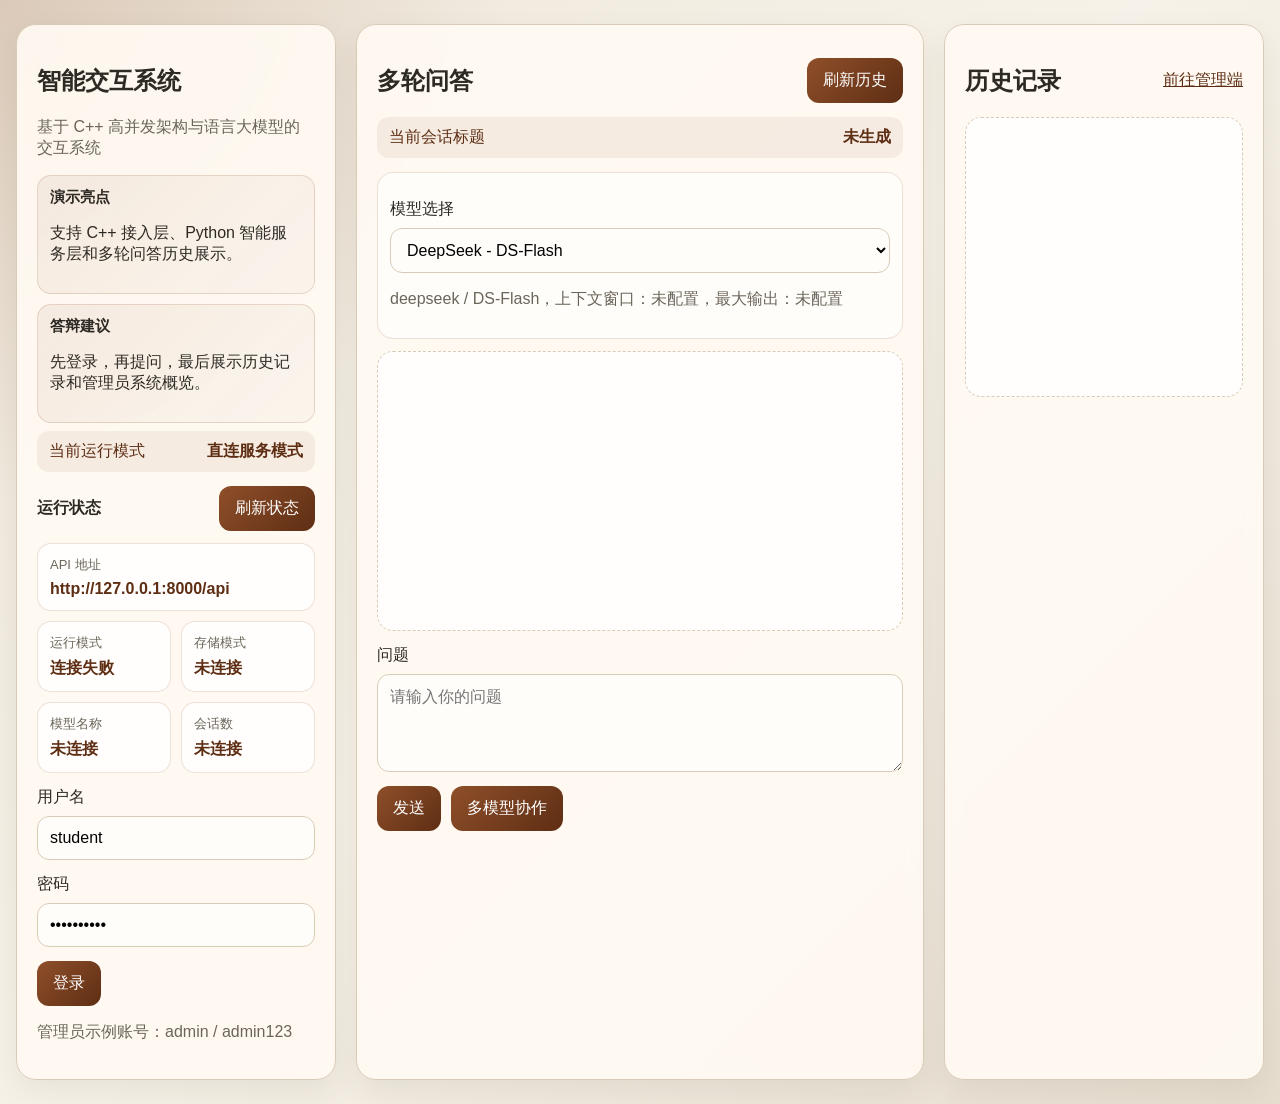
<file: frontend/index.html>
<!DOCTYPE html>
<html lang="zh-CN">
<head>
  <meta charset="UTF-8">
  <meta name="viewport" content="width=device-width, initial-scale=1.0">
  <title>智能交互系统</title>
  <link rel="stylesheet" href="./styles.css">
</head>
<body>
  <main class="layout">
    <section class="panel auth-panel">
      <h1>智能交互系统</h1>
      <p class="subtitle">基于 C++ 高并发架构与语言大模型的交互系统</p>
      <div class="demo-grid">
        <article class="demo-card">
          <h3>演示亮点</h3>
          <p>支持 C++ 接入层、Python 智能服务层和多轮问答历史展示。</p>
        </article>
        <article class="demo-card">
          <h3>答辩建议</h3>
          <p>先登录，再提问，最后展示历史记录和管理员系统概览。</p>
        </article>
      </div>
      <div class="session-title">
        <span>当前运行模式</span>
        <strong id="runtime-mode-value">未检测</strong>
      </div>
      <div class="runtime-status">
        <div class="panel-header">
          <h2>运行状态</h2>
          <button id="refresh-health-btn">刷新状态</button>
        </div>
        <div class="status-grid">
          <article class="status-card wide">
            <span>API 地址</span>
            <strong id="api-base-value">未检测</strong>
          </article>
          <article class="status-card">
            <span>运行模式</span>
            <strong id="health-runtime-mode">未检测</strong>
          </article>
          <article class="status-card">
            <span>存储模式</span>
            <strong id="health-storage-mode">未检测</strong>
          </article>
          <article class="status-card">
            <span>模型名称</span>
            <strong id="health-model-name">未检测</strong>
          </article>
          <article class="status-card">
            <span>会话数</span>
            <strong id="health-session-count">未检测</strong>
          </article>
        </div>
      </div>
      <div class="form-row">
        <label>用户名</label>
        <input id="username" value="student">
      </div>
      <div class="form-row">
        <label>密码</label>
        <input id="password" type="password" value="student123">
      </div>
      <button id="login-btn">登录</button>
      <p id="auth-status" class="status"></p>
      <p class="hint">管理员示例账号：admin / admin123</p>
    </section>

    <section class="panel chat-panel">
      <div class="panel-header">
        <h2>多轮问答</h2>
        <button id="load-history-btn">刷新历史</button>
      </div>
      <div class="session-title">
        <span>当前会话标题</span>
        <strong id="session-title-value">未生成</strong>
      </div>
      <div class="model-switcher">
        <div class="form-row">
          <label>模型选择</label>
          <select id="model-select">
            <option value="">正在加载模型...</option>
          </select>
        </div>
        <p id="model-meta" class="hint">模型信息加载后可在这里查看上下文和最大输出。</p>
      </div>
      <div id="chat-log" class="chat-log"></div>
      <div class="form-row">
        <label>问题</label>
        <textarea id="message" rows="4" placeholder="请输入你的问题"></textarea>
      </div>
      <div class="button-row">
        <button id="send-btn">发送</button>
        <button id="collaborate-btn" type="button">多模型协作</button>
      </div>
    </section>

    <section class="panel history-panel">
      <div class="panel-header">
        <h2>历史记录</h2>
        <a href="./admin.html">前往管理端</a>
      </div>
      <div id="history-list" class="history-list"></div>
    </section>
  </main>
  <script src="./config.js"></script>
  <script src="./app.js"></script>
</body>
</html>
</file>
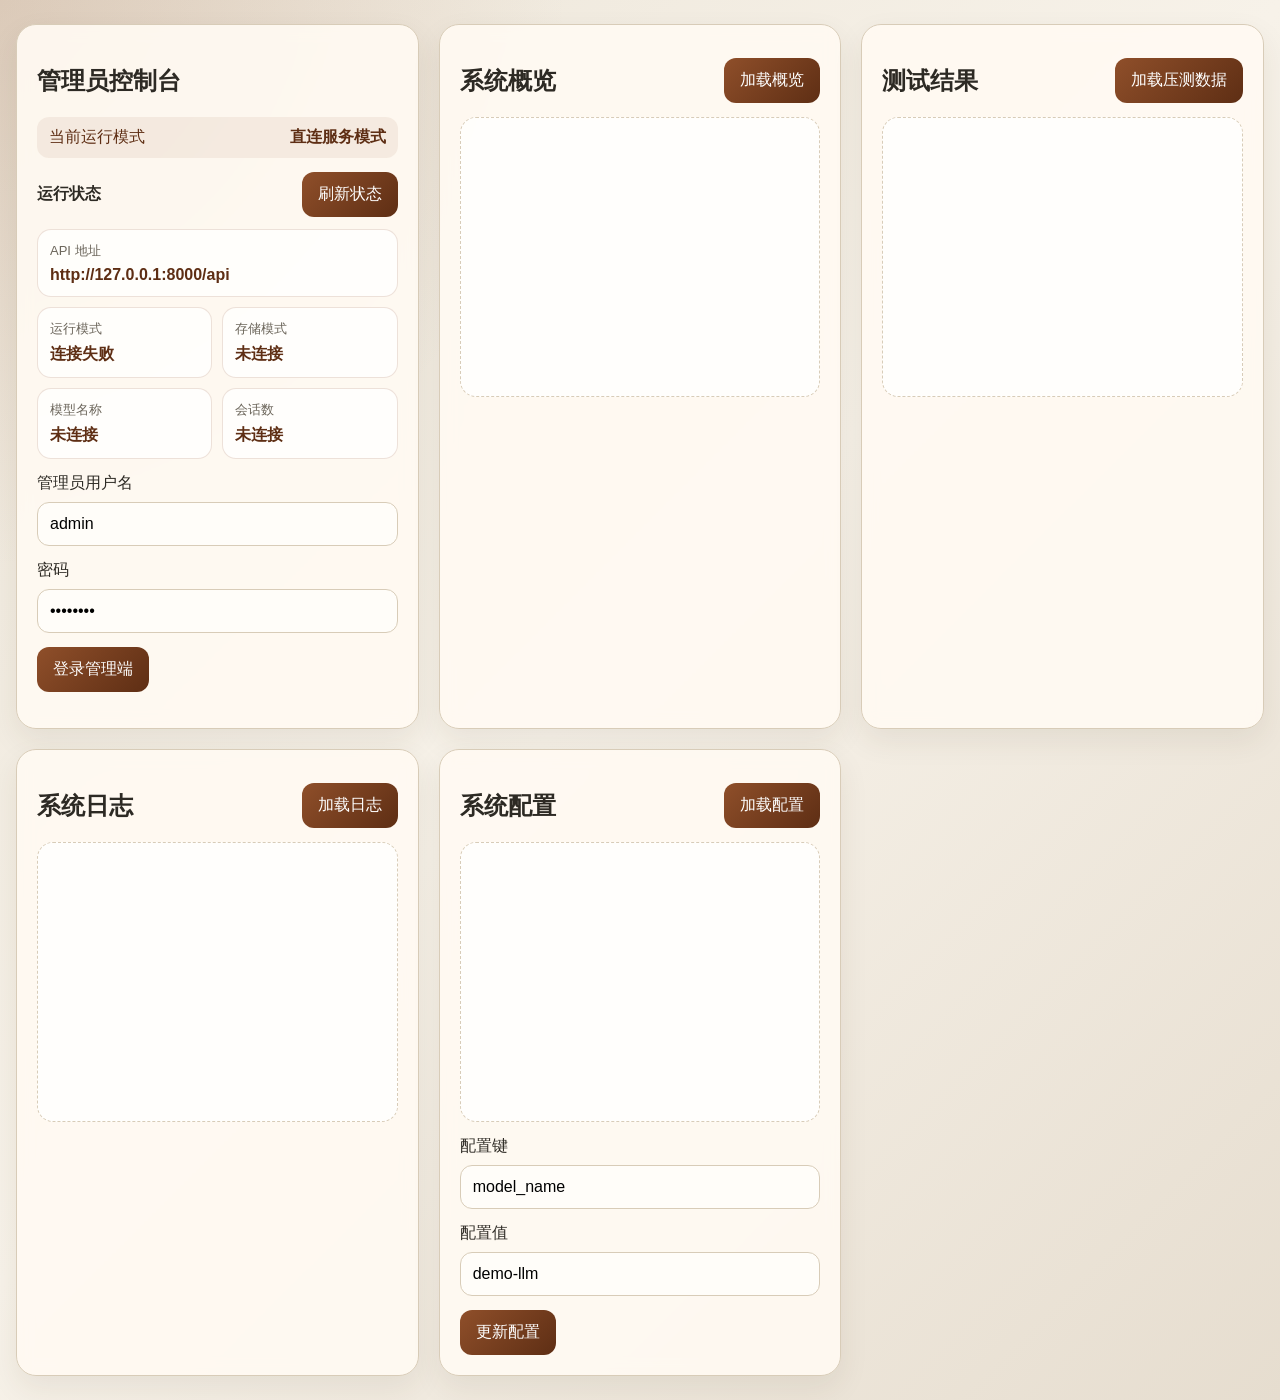
<file: frontend/admin.html>
<!DOCTYPE html>
<html lang="zh-CN">
<head>
  <meta charset="UTF-8">
  <meta name="viewport" content="width=device-width, initial-scale=1.0">
  <title>管理员控制台</title>
  <link rel="stylesheet" href="./styles.css">
</head>
<body>
  <main class="layout admin-layout">
    <section class="panel">
      <h1>管理员控制台</h1>
      <div class="session-title">
        <span>当前运行模式</span>
        <strong id="admin-runtime-mode">未检测</strong>
      </div>
      <div class="runtime-status">
        <div class="panel-header">
          <h2>运行状态</h2>
          <button id="admin-refresh-health-btn">刷新状态</button>
        </div>
        <div class="status-grid">
          <article class="status-card wide">
            <span>API 地址</span>
            <strong id="api-base-value">未检测</strong>
          </article>
          <article class="status-card">
            <span>运行模式</span>
            <strong id="health-runtime-mode">未检测</strong>
          </article>
          <article class="status-card">
            <span>存储模式</span>
            <strong id="health-storage-mode">未检测</strong>
          </article>
          <article class="status-card">
            <span>模型名称</span>
            <strong id="health-model-name">未检测</strong>
          </article>
          <article class="status-card">
            <span>会话数</span>
            <strong id="health-session-count">未检测</strong>
          </article>
        </div>
      </div>
      <div class="form-row">
        <label>管理员用户名</label>
        <input id="admin-username" value="admin">
      </div>
      <div class="form-row">
        <label>密码</label>
        <input id="admin-password" type="password" value="admin123">
      </div>
      <button id="admin-login-btn">登录管理端</button>
      <p id="admin-auth-status" class="status"></p>
    </section>

    <section class="panel">
      <div class="panel-header">
        <h2>系统概览</h2>
        <button id="load-overview-btn">加载概览</button>
      </div>
      <div id="overview-box" class="history-list overview-cards"></div>
    </section>

    <section class="panel">
      <div class="panel-header">
        <h2>测试结果</h2>
        <button id="load-benchmark-btn">加载压测数据</button>
      </div>
      <div id="benchmark-box" class="history-list overview-cards"></div>
    </section>

    <section class="panel">
      <div class="panel-header">
        <h2>系统日志</h2>
        <button id="load-logs-btn">加载日志</button>
      </div>
      <div id="logs-box" class="history-list"></div>
    </section>

    <section class="panel">
      <div class="panel-header">
        <h2>系统配置</h2>
        <button id="load-config-btn">加载配置</button>
      </div>
      <div id="config-box" class="history-list"></div>
      <div class="form-row">
        <label>配置键</label>
        <input id="config-key" value="model_name">
      </div>
      <div class="form-row">
        <label>配置值</label>
        <input id="config-value" value="demo-llm">
      </div>
      <button id="update-config-btn">更新配置</button>
    </section>
  </main>
  <script src="./config.js"></script>
  <script src="./admin.js"></script>
</body>
</html>
</file>
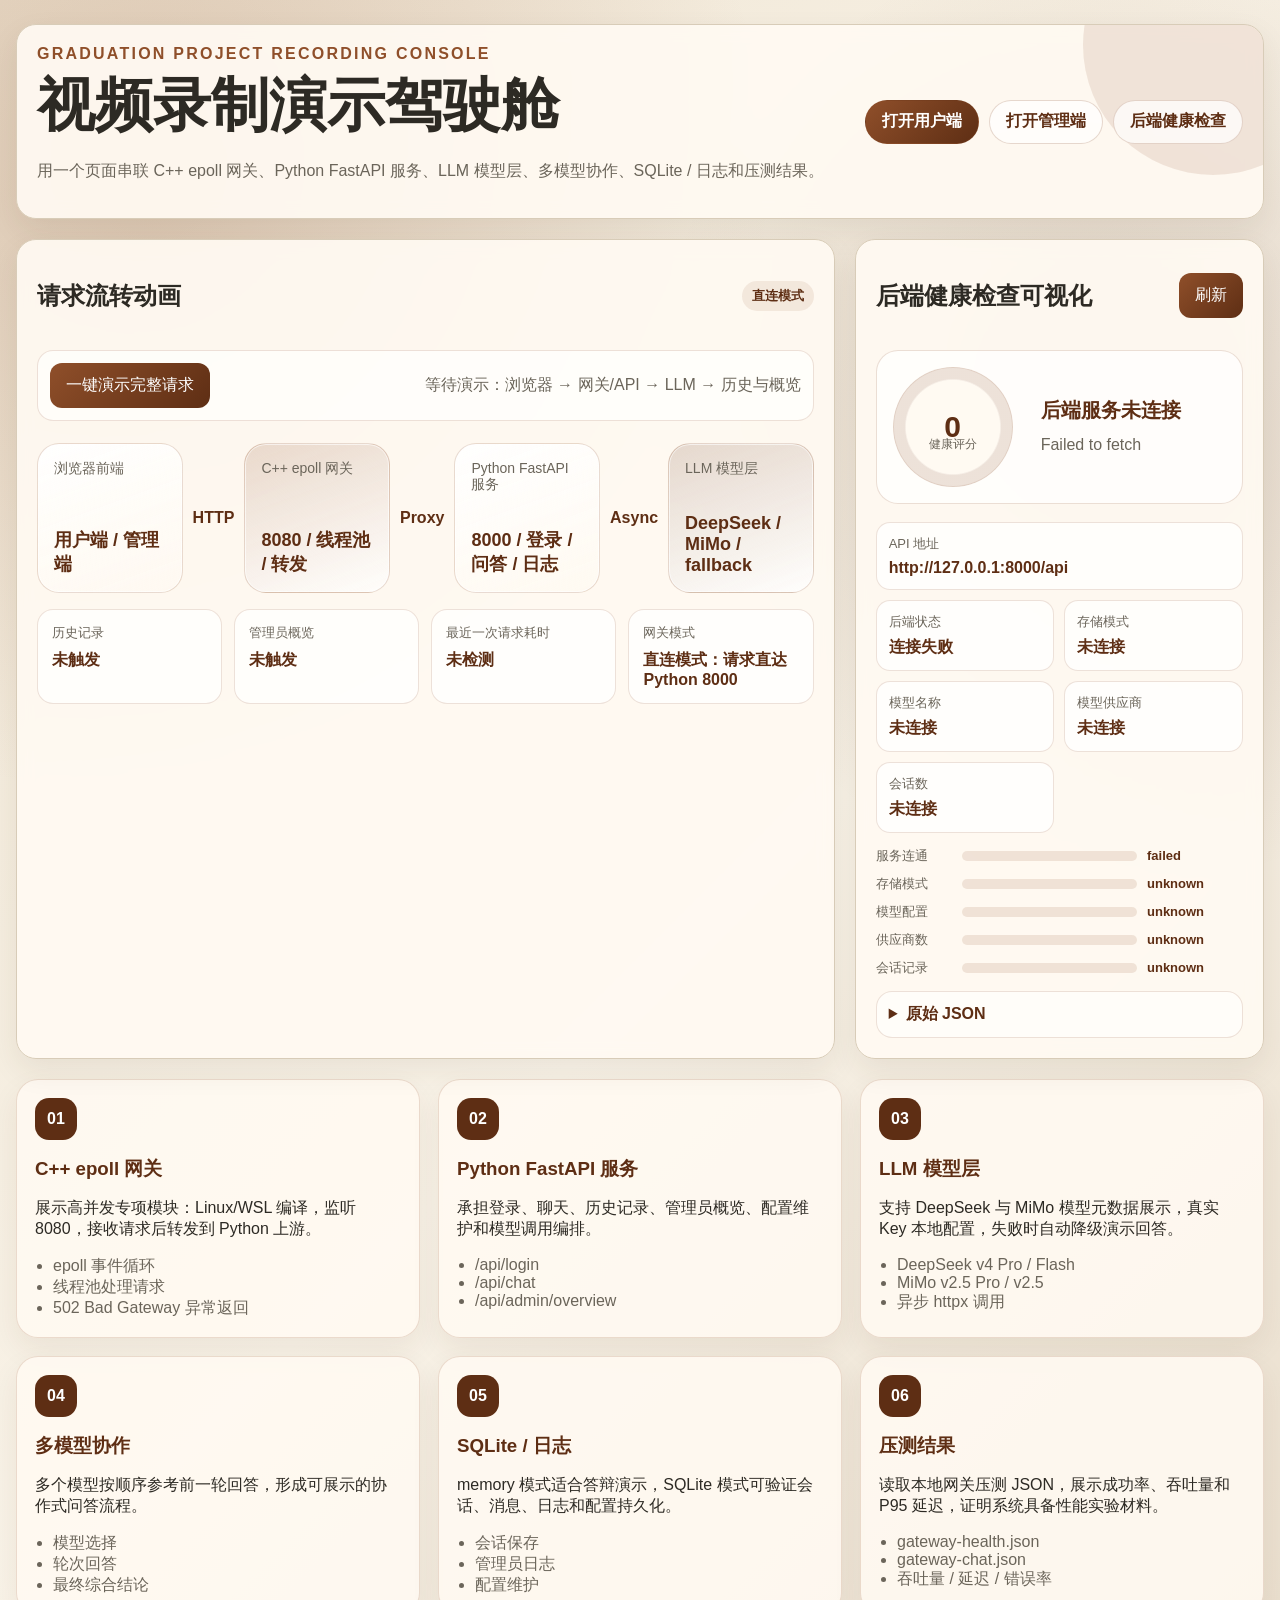
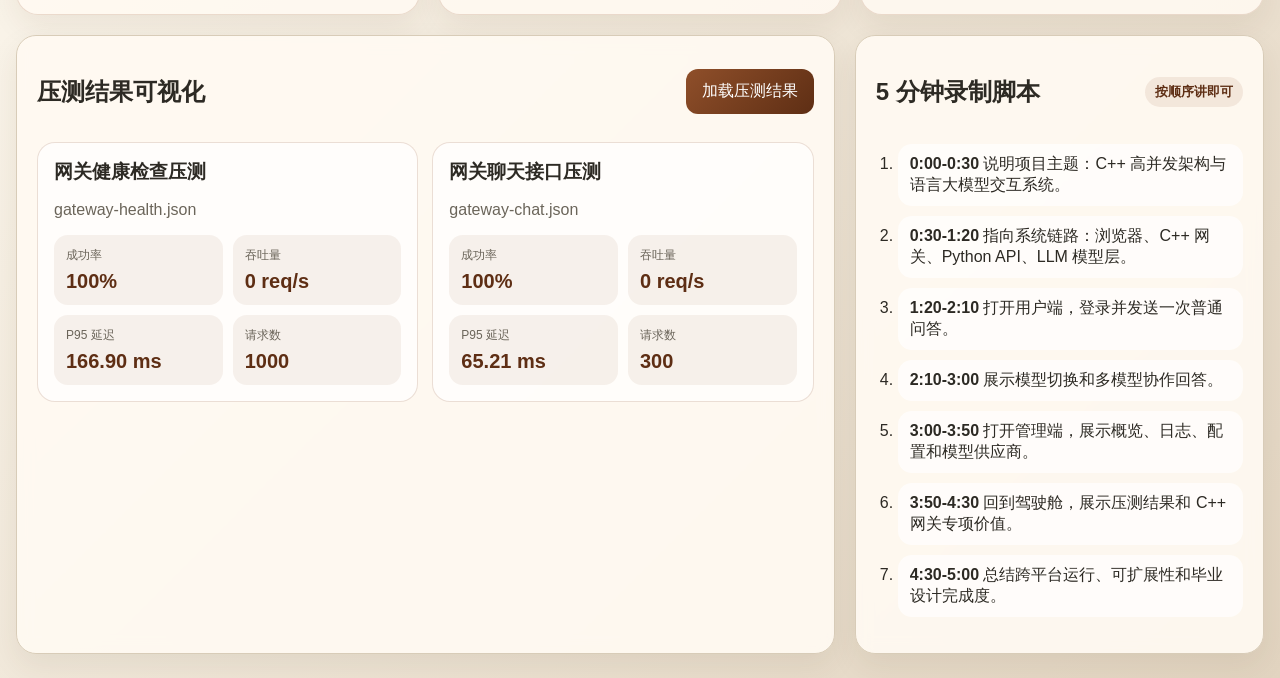
<file: frontend/demo.html>
<!DOCTYPE html>
<html lang="zh-CN">
<head>
  <meta charset="UTF-8">
  <meta name="viewport" content="width=device-width, initial-scale=1.0">
  <title>视频录制演示驾驶舱</title>
  <link rel="stylesheet" href="./styles.css">
</head>
<body class="demo-body">
  <main class="demo-shell">
    <section class="demo-hero panel">
      <div>
        <p class="eyebrow">Graduation Project Recording Console</p>
        <h1>视频录制演示驾驶舱</h1>
        <p class="subtitle">
          用一个页面串联 C++ epoll 网关、Python FastAPI 服务、LLM 模型层、多模型协作、SQLite / 日志和压测结果。
        </p>
      </div>
      <div class="demo-actions">
        <a class="demo-link primary" href="./index.html">打开用户端</a>
        <a class="demo-link" href="./admin.html">打开管理端</a>
        <a class="demo-link" id="health-link" href="http://127.0.0.1:8000/api/health">后端健康检查</a>
      </div>
    </section>

    <section class="demo-grid-wide">
      <article class="panel demo-architecture">
        <div class="panel-header">
          <h2>请求流转动画</h2>
          <span class="recording-badge" id="demo-mode-badge">直连模式</span>
        </div>
        <div class="flow-toolbar">
          <button id="demo-flow-btn">一键演示完整请求</button>
          <span id="demo-flow-status">等待演示：浏览器 → 网关/API → LLM → 历史与概览</span>
        </div>
        <div class="flow-map" aria-label="系统架构流向">
          <div class="flow-node browser" data-flow-step="browser">
            <span>浏览器前端</span>
            <strong>用户端 / 管理端</strong>
          </div>
          <div class="flow-arrow">HTTP</div>
          <div class="flow-node gateway" data-flow-step="gateway">
            <span>C++ epoll 网关</span>
            <strong>8080 / 线程池 / 转发</strong>
          </div>
          <div class="flow-arrow">Proxy</div>
          <div class="flow-node api" data-flow-step="api">
            <span>Python FastAPI 服务</span>
            <strong>8000 / 登录 / 问答 / 日志</strong>
          </div>
          <div class="flow-arrow">Async</div>
          <div class="flow-node llm" data-flow-step="llm">
            <span>LLM 模型层</span>
            <strong>DeepSeek / MiMo / fallback</strong>
          </div>
        </div>
        <div class="flow-event-grid">
          <article class="flow-event-card" data-flow-step="history">
            <span>历史记录</span>
            <strong id="demo-flow-history">未触发</strong>
          </article>
          <article class="flow-event-card" data-flow-step="admin">
            <span>管理员概览</span>
            <strong id="demo-flow-overview">未触发</strong>
          </article>
          <article class="flow-event-card">
            <span>最近一次请求耗时</span>
            <strong id="demo-last-latency">未检测</strong>
          </article>
          <article class="flow-event-card">
            <span>网关模式</span>
            <strong id="demo-gateway-mode">未检测</strong>
          </article>
        </div>
      </article>

      <aside class="panel demo-runtime">
        <div class="panel-header">
          <h2>后端健康检查可视化</h2>
          <button id="demo-refresh-btn">刷新</button>
        </div>
        <div class="health-visual-card">
          <div class="health-ring" id="demo-health-ring">
            <strong id="demo-health-score">0</strong>
            <span>健康评分</span>
          </div>
          <div class="health-summary">
            <p id="demo-health-title">等待检测</p>
            <span id="demo-health-detail">正在读取 /api/health</span>
          </div>
        </div>
        <div class="status-grid">
          <article class="status-card wide">
            <span>API 地址</span>
            <strong id="demo-api-base">未检测</strong>
          </article>
          <article class="status-card">
            <span>后端状态</span>
            <strong id="demo-health-status">未检测</strong>
          </article>
          <article class="status-card">
            <span>存储模式</span>
            <strong id="demo-storage-mode">未检测</strong>
          </article>
          <article class="status-card">
            <span>模型名称</span>
            <strong id="demo-model-name">未检测</strong>
          </article>
          <article class="status-card">
            <span>模型供应商</span>
            <strong id="demo-provider-count">未检测</strong>
          </article>
          <article class="status-card">
            <span>会话数</span>
            <strong id="demo-session-count">未检测</strong>
          </article>
        </div>
        <div class="health-bars" id="demo-health-bars"></div>
        <details class="health-json-box">
          <summary>原始 JSON</summary>
          <pre id="demo-health-json">{}</pre>
        </details>
      </aside>
    </section>

    <section class="demo-module-grid">
      <article class="module-card">
        <span class="module-index">01</span>
        <h3>C++ epoll 网关</h3>
        <p>展示高并发专项模块：Linux/WSL 编译，监听 8080，接收请求后转发到 Python 上游。</p>
        <ul>
          <li>epoll 事件循环</li>
          <li>线程池处理请求</li>
          <li>502 Bad Gateway 异常返回</li>
        </ul>
      </article>
      <article class="module-card">
        <span class="module-index">02</span>
        <h3>Python FastAPI 服务</h3>
        <p>承担登录、聊天、历史记录、管理员概览、配置维护和模型调用编排。</p>
        <ul>
          <li>/api/login</li>
          <li>/api/chat</li>
          <li>/api/admin/overview</li>
        </ul>
      </article>
      <article class="module-card">
        <span class="module-index">03</span>
        <h3>LLM 模型层</h3>
        <p>支持 DeepSeek 与 MiMo 模型元数据展示，真实 Key 本地配置，失败时自动降级演示回答。</p>
        <ul>
          <li>DeepSeek v4 Pro / Flash</li>
          <li>MiMo v2.5 Pro / v2.5</li>
          <li>异步 httpx 调用</li>
        </ul>
      </article>
      <article class="module-card">
        <span class="module-index">04</span>
        <h3>多模型协作</h3>
        <p>多个模型按顺序参考前一轮回答，形成可展示的协作式问答流程。</p>
        <ul>
          <li>模型选择</li>
          <li>轮次回答</li>
          <li>最终综合结论</li>
        </ul>
      </article>
      <article class="module-card">
        <span class="module-index">05</span>
        <h3>SQLite / 日志</h3>
        <p>memory 模式适合答辩演示，SQLite 模式可验证会话、消息、日志和配置持久化。</p>
        <ul>
          <li>会话保存</li>
          <li>管理员日志</li>
          <li>配置维护</li>
        </ul>
      </article>
      <article class="module-card">
        <span class="module-index">06</span>
        <h3>压测结果</h3>
        <p>读取本地网关压测 JSON，展示成功率、吞吐量和 P95 延迟，证明系统具备性能实验材料。</p>
        <ul>
          <li>gateway-health.json</li>
          <li>gateway-chat.json</li>
          <li>吞吐量 / 延迟 / 错误率</li>
        </ul>
      </article>
    </section>

    <section class="demo-grid-wide">
      <article class="panel">
        <div class="panel-header">
          <h2>压测结果可视化</h2>
          <button id="demo-benchmark-btn">加载压测结果</button>
        </div>
        <div id="demo-benchmark-box" class="benchmark-visual-grid"></div>
      </article>

      <article class="panel">
        <div class="panel-header">
          <h2>5 分钟录制脚本</h2>
          <span class="recording-badge">按顺序讲即可</span>
        </div>
        <ol class="recording-script">
          <li><strong>0:00-0:30</strong> 说明项目主题：C++ 高并发架构与语言大模型交互系统。</li>
          <li><strong>0:30-1:20</strong> 指向系统链路：浏览器、C++ 网关、Python API、LLM 模型层。</li>
          <li><strong>1:20-2:10</strong> 打开用户端，登录并发送一次普通问答。</li>
          <li><strong>2:10-3:00</strong> 展示模型切换和多模型协作回答。</li>
          <li><strong>3:00-3:50</strong> 打开管理端，展示概览、日志、配置和模型供应商。</li>
          <li><strong>3:50-4:30</strong> 回到驾驶舱，展示压测结果和 C++ 网关专项价值。</li>
          <li><strong>4:30-5:00</strong> 总结跨平台运行、可扩展性和毕业设计完成度。</li>
        </ol>
      </article>
    </section>
  </main>
  <script src="./config.js"></script>
  <script src="./demo.js"></script>
</body>
</html>
</file>
<file: frontend/styles.css>
:root {
  --bg: #f1ede5;
  --panel: #fffaf2;
  --line: #d8ccb8;
  --text: #2d2a24;
  --muted: #6b655a;
  --brand: #8f4f2a;
  --brand-strong: #5e2e14;
}

* {
  box-sizing: border-box;
}

body {
  margin: 0;
  font-family: "Microsoft YaHei", sans-serif;
  background:
    radial-gradient(circle at top left, rgba(143, 79, 42, 0.18), transparent 30%),
    linear-gradient(135deg, #ece5d8, #f7f2e9 48%, #e6ddcf);
  color: var(--text);
  min-height: 100vh;
}

.layout {
  width: min(1280px, calc(100vw - 32px));
  margin: 24px auto;
  display: grid;
  gap: 20px;
  grid-template-columns: 320px 1fr 320px;
}

.admin-layout {
  grid-template-columns: repeat(3, 1fr);
}

.panel {
  background: rgba(255, 250, 242, 0.92);
  border: 1px solid var(--line);
  border-radius: 20px;
  padding: 20px;
  box-shadow: 0 12px 30px rgba(68, 45, 20, 0.08);
  backdrop-filter: blur(8px);
}

.subtitle,
.hint,
.status {
  color: var(--muted);
}

.demo-grid {
  display: grid;
  grid-template-columns: 1fr;
  gap: 10px;
  margin: 16px 0 8px;
}

.demo-card {
  background: linear-gradient(135deg, rgba(143, 79, 42, 0.08), rgba(94, 46, 20, 0.02));
  border: 1px solid rgba(143, 79, 42, 0.18);
  border-radius: 14px;
  padding: 12px;
}

.demo-card h3 {
  margin: 0 0 6px;
  font-size: 15px;
}

.panel-header {
  display: flex;
  justify-content: space-between;
  align-items: center;
}

.session-title {
  display: flex;
  justify-content: space-between;
  align-items: center;
  margin: 0 0 14px;
  padding: 10px 12px;
  border-radius: 12px;
  background: rgba(143, 79, 42, 0.08);
  color: var(--brand-strong);
}

.runtime-status {
  margin: 14px 0;
}

.runtime-status h2 {
  margin: 0;
  font-size: 16px;
}

.status-grid {
  display: grid;
  grid-template-columns: repeat(2, minmax(0, 1fr));
  gap: 10px;
  margin-top: 12px;
}

.status-card {
  min-width: 0;
  border: 1px solid rgba(143, 79, 42, 0.16);
  border-radius: 14px;
  padding: 12px;
  background: rgba(255, 255, 255, 0.74);
}

.status-card.wide {
  grid-column: 1 / -1;
}

.status-card span {
  display: block;
  color: var(--muted);
  font-size: 13px;
  margin-bottom: 6px;
}

.status-card strong {
  display: block;
  overflow-wrap: anywhere;
  color: var(--brand-strong);
}

.form-row {
  display: flex;
  flex-direction: column;
  gap: 8px;
  margin: 14px 0;
}

input,
textarea,
select,
button {
  font: inherit;
}

input,
textarea,
select {
  width: 100%;
  border: 1px solid var(--line);
  border-radius: 12px;
  padding: 12px;
  background: #fffdf9;
}

button {
  border: none;
  border-radius: 12px;
  padding: 12px 16px;
  background: linear-gradient(135deg, var(--brand), var(--brand-strong));
  color: white;
  cursor: pointer;
}

.button-row {
  display: flex;
  gap: 10px;
  flex-wrap: wrap;
}

.model-switcher {
  margin: 12px 0;
  padding: 12px;
  border: 1px solid rgba(143, 79, 42, 0.16);
  border-radius: 16px;
  background: rgba(255, 255, 255, 0.58);
}

.chat-log,
.history-list {
  min-height: 280px;
  max-height: 520px;
  overflow: auto;
  display: flex;
  flex-direction: column;
  gap: 12px;
  padding: 12px;
  border: 1px dashed var(--line);
  border-radius: 16px;
  background: rgba(255, 255, 255, 0.7);
}

.overview-cards {
  display: grid;
  grid-template-columns: repeat(auto-fit, minmax(160px, 1fr));
}

.message-card {
  border-radius: 14px;
  padding: 12px;
  background: #fff;
  border: 1px solid rgba(143, 79, 42, 0.16);
}

.message-card h4 {
  margin: 0 0 8px;
}

.metric-card p {
  margin: 0;
  font-size: 24px;
  font-weight: 700;
  color: var(--brand-strong);
}

a {
  color: var(--brand-strong);
}

.demo-body {
  background:
    radial-gradient(circle at 12% 8%, rgba(143, 79, 42, 0.22), transparent 26%),
    radial-gradient(circle at 88% 18%, rgba(94, 46, 20, 0.16), transparent 22%),
    linear-gradient(135deg, #efe5d3, #f9f3e8 46%, #e2d4c0);
}

.demo-shell {
  width: min(1380px, calc(100vw - 32px));
  margin: 24px auto;
  display: flex;
  flex-direction: column;
  gap: 20px;
}

.demo-hero {
  display: flex;
  justify-content: space-between;
  gap: 24px;
  align-items: center;
  overflow: hidden;
  position: relative;
}

.demo-hero::after {
  content: "";
  position: absolute;
  width: 260px;
  height: 260px;
  right: -80px;
  top: -110px;
  border-radius: 50%;
  background: rgba(143, 79, 42, 0.12);
}

.demo-hero h1 {
  margin: 4px 0 10px;
  font-size: clamp(32px, 5vw, 58px);
}

.eyebrow {
  margin: 0;
  letter-spacing: 0.14em;
  text-transform: uppercase;
  color: var(--brand);
  font-weight: 700;
}

.demo-actions {
  display: flex;
  gap: 10px;
  flex-wrap: wrap;
  justify-content: flex-end;
  z-index: 1;
}

.demo-link {
  display: inline-flex;
  align-items: center;
  justify-content: center;
  min-height: 44px;
  border-radius: 999px;
  padding: 0 16px;
  border: 1px solid rgba(143, 79, 42, 0.22);
  background: rgba(255, 255, 255, 0.72);
  text-decoration: none;
  font-weight: 700;
}

.demo-link.primary {
  color: #fff;
  background: linear-gradient(135deg, var(--brand), var(--brand-strong));
}

.demo-grid-wide {
  display: grid;
  grid-template-columns: minmax(0, 1.8fr) minmax(320px, 0.9fr);
  gap: 20px;
}

.recording-badge {
  border-radius: 999px;
  padding: 6px 10px;
  color: var(--brand-strong);
  background: rgba(143, 79, 42, 0.1);
  font-size: 13px;
  font-weight: 700;
}

.flow-toolbar {
  display: flex;
  gap: 12px;
  align-items: center;
  justify-content: space-between;
  margin-top: 18px;
  padding: 12px;
  border: 1px solid rgba(143, 79, 42, 0.16);
  border-radius: 16px;
  background: rgba(255, 255, 255, 0.62);
}

.flow-toolbar span {
  color: var(--muted);
  overflow-wrap: anywhere;
}

.health-visual-card {
  display: grid;
  grid-template-columns: 132px 1fr;
  gap: 16px;
  align-items: center;
  margin: 18px 0;
  padding: 16px;
  border: 1px solid rgba(143, 79, 42, 0.18);
  border-radius: 22px;
  background: rgba(255, 255, 255, 0.7);
}

.health-ring {
  --score: 0%;
  width: 120px;
  height: 120px;
  display: grid;
  place-items: center;
  border-radius: 50%;
  background:
    radial-gradient(circle at center, #fffaf2 0 55%, transparent 57%),
    conic-gradient(var(--brand-strong) var(--score), rgba(143, 79, 42, 0.16) 0);
  box-shadow: inset 0 0 0 1px rgba(143, 79, 42, 0.12);
}

.health-ring.is-healthy {
  background:
    radial-gradient(circle at center, #fffaf2 0 55%, transparent 57%),
    conic-gradient(#2f7d4f var(--score), rgba(143, 79, 42, 0.16) 0);
}

.health-ring strong {
  display: block;
  color: var(--brand-strong);
  font-size: 30px;
  line-height: 1;
}

.health-ring span {
  margin-top: 36px;
  position: absolute;
  color: var(--muted);
  font-size: 12px;
}

.health-summary p {
  margin: 0 0 8px;
  color: var(--brand-strong);
  font-size: 20px;
  font-weight: 800;
}

.health-summary span {
  color: var(--muted);
  line-height: 1.6;
}

.health-bars {
  display: grid;
  gap: 10px;
  margin-top: 14px;
}

.health-bar-row {
  display: grid;
  grid-template-columns: 76px 1fr 96px;
  gap: 10px;
  align-items: center;
  color: var(--muted);
  font-size: 13px;
}

.health-bar-track {
  height: 10px;
  overflow: hidden;
  border-radius: 999px;
  background: rgba(143, 79, 42, 0.13);
}

.health-bar-fill {
  height: 100%;
  border-radius: inherit;
  background: linear-gradient(90deg, var(--brand), #2f7d4f);
  transition: width 360ms ease;
}

.health-bar-row strong {
  color: var(--brand-strong);
  overflow-wrap: anywhere;
}

.health-json-box {
  margin-top: 14px;
  border-radius: 16px;
  border: 1px solid rgba(143, 79, 42, 0.16);
  background: rgba(255, 255, 255, 0.58);
  padding: 12px;
}

.health-json-box summary {
  cursor: pointer;
  color: var(--brand-strong);
  font-weight: 700;
}

.health-json-box pre {
  max-height: 220px;
  overflow: auto;
  margin: 12px 0 0;
  white-space: pre-wrap;
  color: var(--text);
}

.flow-map {
  display: grid;
  grid-template-columns: 1fr auto 1fr auto 1fr auto 1fr;
  gap: 10px;
  align-items: center;
  margin-top: 22px;
}

.flow-node {
  min-height: 150px;
  display: flex;
  flex-direction: column;
  justify-content: space-between;
  padding: 16px;
  border-radius: 22px;
  border: 1px solid rgba(143, 79, 42, 0.2);
  background: linear-gradient(160deg, rgba(255, 255, 255, 0.92), rgba(255, 250, 242, 0.56));
  box-shadow: inset 0 0 0 1px rgba(255, 255, 255, 0.6);
  position: relative;
  transition: transform 260ms ease, box-shadow 260ms ease, border-color 260ms ease;
}

.flow-node span {
  color: var(--muted);
  font-size: 14px;
}

.flow-node strong {
  color: var(--brand-strong);
  font-size: 18px;
}

.flow-node.gateway {
  background: linear-gradient(160deg, rgba(143, 79, 42, 0.18), rgba(255, 255, 255, 0.76));
}

.flow-node.llm {
  background: linear-gradient(160deg, rgba(94, 46, 20, 0.16), rgba(255, 255, 255, 0.78));
}

.flow-node.is-active,
.flow-event-card.is-active {
  border-color: #2f7d4f;
  box-shadow: 0 0 0 4px rgba(47, 125, 79, 0.14), 0 18px 34px rgba(47, 125, 79, 0.12);
  transform: translateY(-4px);
}

.flow-node.is-active::after {
  content: "";
  position: absolute;
  inset: -5px;
  border-radius: 26px;
  border: 2px solid rgba(47, 125, 79, 0.42);
  animation: flowPulse 900ms ease-in-out infinite;
}

.flow-node.is-done,
.flow-event-card.is-done {
  border-color: rgba(47, 125, 79, 0.45);
}

.flow-node.is-error,
.flow-event-card.is-error {
  border-color: #b14a32;
  box-shadow: 0 0 0 4px rgba(177, 74, 50, 0.12);
}

.flow-arrow {
  color: var(--brand-strong);
  font-weight: 800;
  text-align: center;
}

.flow-event-grid {
  display: grid;
  grid-template-columns: repeat(4, minmax(0, 1fr));
  gap: 12px;
  margin-top: 16px;
}

.flow-event-card {
  border: 1px solid rgba(143, 79, 42, 0.16);
  border-radius: 16px;
  padding: 14px;
  background: rgba(255, 255, 255, 0.7);
  transition: transform 260ms ease, box-shadow 260ms ease, border-color 260ms ease;
}

.flow-event-card span {
  display: block;
  color: var(--muted);
  font-size: 13px;
  margin-bottom: 8px;
}

.flow-event-card strong {
  color: var(--brand-strong);
  overflow-wrap: anywhere;
}

.demo-module-grid {
  display: grid;
  grid-template-columns: repeat(3, minmax(0, 1fr));
  gap: 18px;
}

.module-card {
  min-height: 250px;
  padding: 18px;
  border-radius: 22px;
  border: 1px solid rgba(143, 79, 42, 0.18);
  background: rgba(255, 250, 242, 0.88);
  box-shadow: 0 12px 30px rgba(68, 45, 20, 0.07);
}

.module-index {
  display: inline-flex;
  width: 42px;
  height: 42px;
  align-items: center;
  justify-content: center;
  border-radius: 14px;
  color: #fff;
  background: var(--brand-strong);
  font-weight: 800;
}

.module-card h3 {
  margin: 16px 0 8px;
  color: var(--brand-strong);
}

.module-card ul {
  margin: 14px 0 0;
  padding-left: 18px;
  color: var(--muted);
}

.benchmark-visual-grid {
  display: grid;
  grid-template-columns: repeat(2, minmax(0, 1fr));
  gap: 14px;
  margin-top: 14px;
}

.benchmark-visual-card {
  border-radius: 18px;
  border: 1px solid rgba(143, 79, 42, 0.18);
  background: rgba(255, 255, 255, 0.72);
  padding: 16px;
}

.benchmark-visual-card h3 {
  margin: 0 0 6px;
}

.benchmark-mini-grid {
  display: grid;
  grid-template-columns: repeat(2, minmax(0, 1fr));
  gap: 10px;
  margin-top: 14px;
}

.benchmark-mini-grid div {
  border-radius: 14px;
  padding: 12px;
  background: rgba(143, 79, 42, 0.08);
}

.benchmark-mini-grid span {
  display: block;
  color: var(--muted);
  font-size: 12px;
}

.benchmark-mini-grid strong {
  display: block;
  margin-top: 6px;
  color: var(--brand-strong);
  font-size: 20px;
}

.recording-script {
  display: grid;
  gap: 10px;
  padding-left: 22px;
}

.recording-script li {
  padding: 10px 12px;
  border-radius: 14px;
  background: rgba(255, 255, 255, 0.66);
}

@keyframes flowPulse {
  0% {
    opacity: 0.25;
    transform: scale(0.98);
  }
  50% {
    opacity: 0.75;
    transform: scale(1.01);
  }
  100% {
    opacity: 0.25;
    transform: scale(0.98);
  }
}

@media (max-width: 1080px) {
  .layout,
  .admin-layout,
  .demo-grid-wide,
  .demo-module-grid,
  .flow-map,
  .flow-event-grid,
  .benchmark-visual-grid {
    grid-template-columns: 1fr;
  }

  .demo-hero {
    align-items: flex-start;
    flex-direction: column;
  }

  .demo-actions {
    justify-content: flex-start;
  }

  .flow-arrow {
    transform: rotate(90deg);
  }
}
</file>
